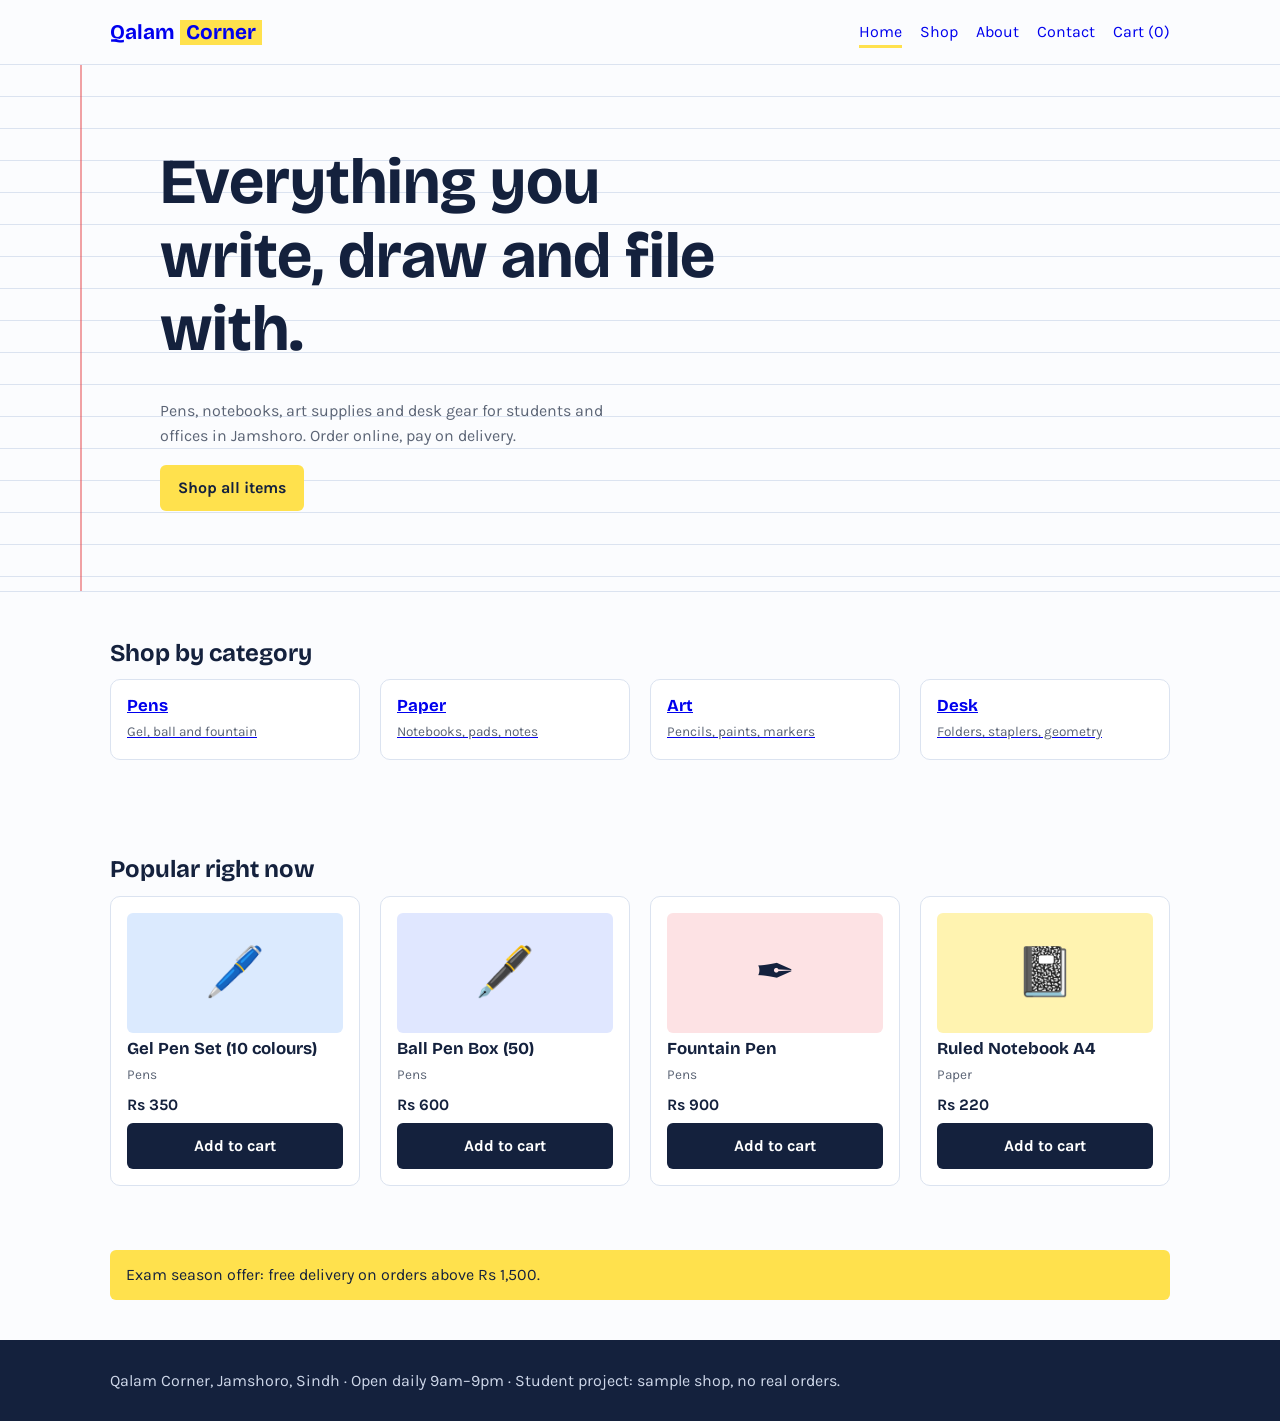
<file: index.html>
<!DOCTYPE html>
<html lang="en">
<head>
  <meta charset="UTF-8">
  <meta name="viewport" content="width=device-width, initial-scale=1">
  <link rel="stylesheet" href="style.css">
  <title>Qalam Corner | Stationery shop</title>
</head>
<body data-page="index">
  <div id="hdr"></div>
  <div class="hero">
    <div class="wrap">
      <h1>Everything you write, draw and file with.</h1>
      <p>Pens, notebooks, art supplies and desk gear for students and offices in Jamshoro. Order online, pay on delivery.</p>
      <a class="btn alt" href="products.html">Shop all items</a>
    </div>
  </div>
  <main class="wrap">
    <section>
      <h2>Shop by category</h2>
      <div class="grid">
        <a class="card" href="products.html?cat=Pens">
          <h3>Pens</h3>
          <span class="tag">Gel, ball and fountain</span>
        </a>
        <a class="card" href="products.html?cat=Paper">
          <h3>Paper</h3>
          <span class="tag">Notebooks, pads, notes</span>
        </a>
        <a class="card" href="products.html?cat=Art">
          <h3>Art</h3>
          <span class="tag">Pencils, paints, markers</span>
        </a>
<a class="card" href="products.html?cat=Desk"><h3>Desk</h3><span class="tag">Folders, staplers, geometry</span></a></div></section>
<section><h2>Popular right now</h2><div class="grid" id="featured"></div></section>
<div class="note">Exam season offer: free delivery on orders above Rs 1,500.</div></main>
<div id="ftr"></div><script src="script.js"></script></body></html>
</file>
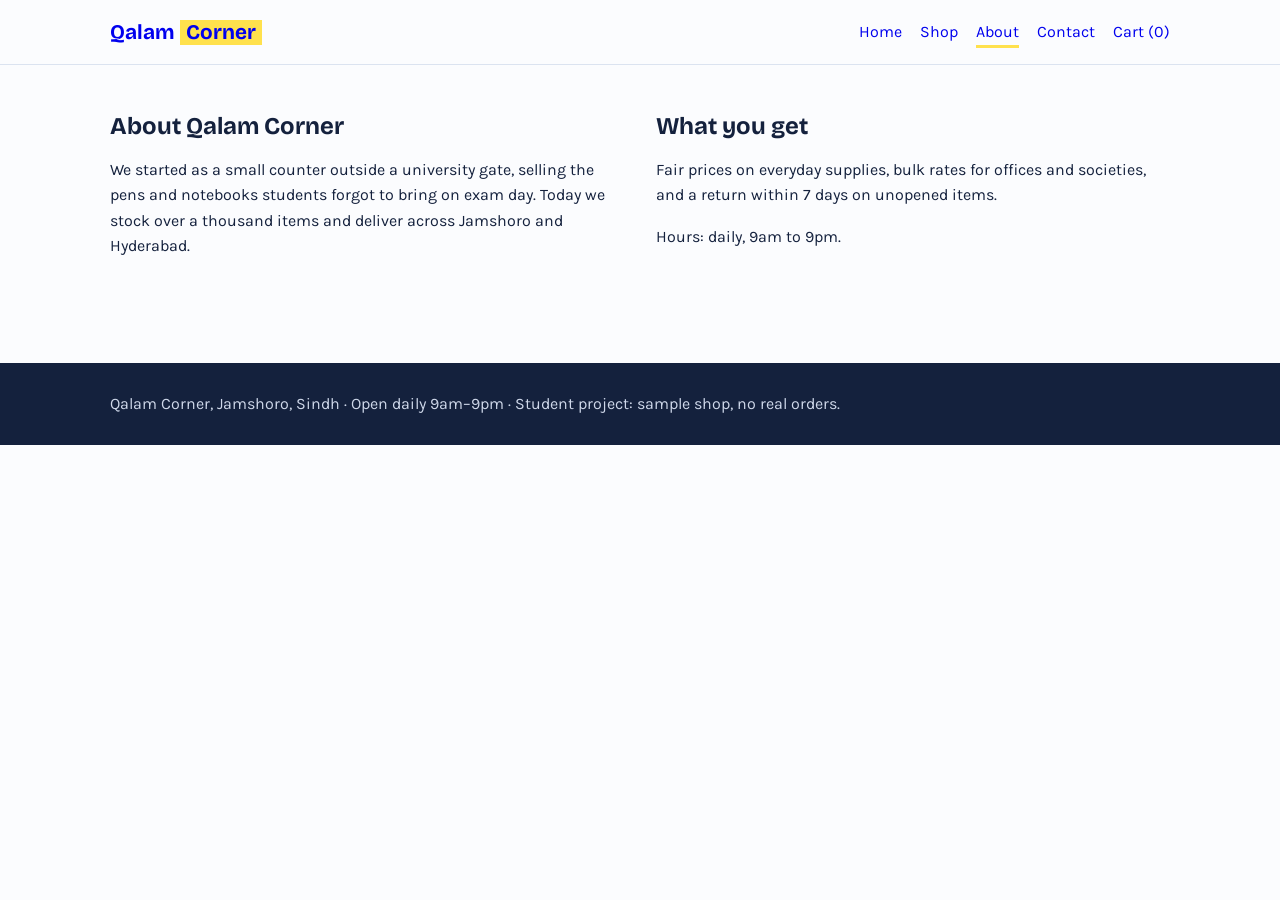
<file: about.html>
<!DOCTYPE html>
<html lang="en">
<head>
  <meta charset="UTF-8">
  <meta name="viewport" content="width=device-width, initial-scale=1">
  <link rel="stylesheet" href="style.css">
  <title>About | Qalam Corner</title>
</head>
<body data-page="about">
  <div id="hdr"></div>
  <main class="wrap">
    <section class="two">
      <div>
        <h1>About Qalam Corner</h1>
        <p>We started as a small counter outside a university gate, selling the pens and notebooks students forgot to bring on exam day. Today we stock over a thousand items and deliver across Jamshoro and Hyderabad.</p>
      </div>
      <div>
        <h2>What you get</h2>
        <p>Fair prices on everyday supplies, bulk rates for offices and societies, and a return within 7 days on unopened items.</p>
        <p>Hours: daily, 9am to 9pm.</p>
      </div>
    </section>
  </main>
  <div id="ftr"></div>
  <script src="script.js"></script>
</body>
</html>
</file>
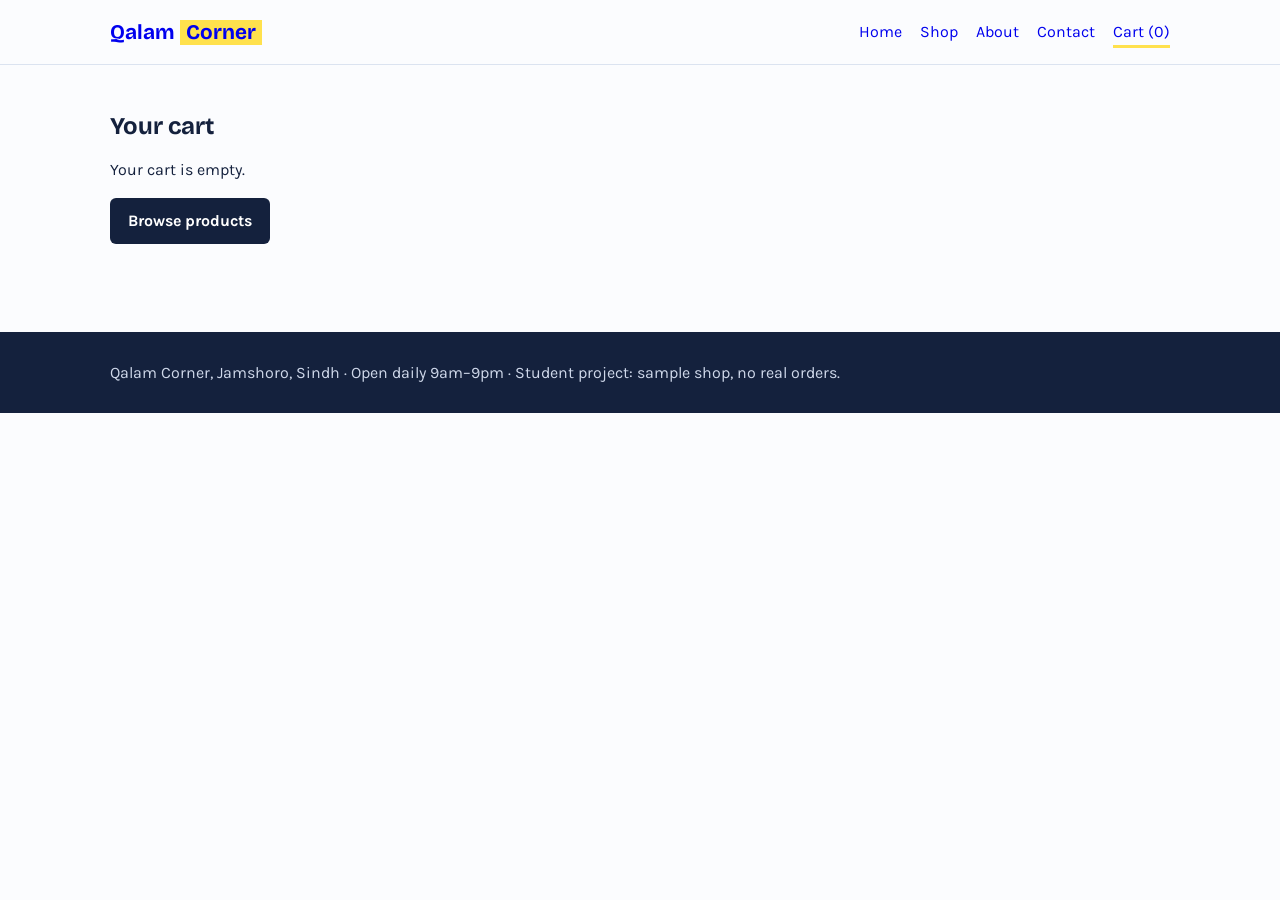
<file: cart.html>
<!DOCTYPE html><html lang="en"><head><meta charset="UTF-8"><meta name="viewport" content="width=device-width,initial-scale=1"><link rel="stylesheet" href="style.css"><title>Cart | Qalam Corner</title></head><body data-page="cart"><div id="hdr"></div>
<main class="wrap"><section><h1>Your cart</h1><div id="cartwrap">
<table><thead><tr><th>Item</th><th>Qty</th><th>Price</th></tr></thead><tbody id="cartbody"></tbody></table>
<p><b>Total: <span id="total"></span></b></p>
<h2>Delivery details</h2><form onsubmit="order(event)" novalidate style="max-width:460px">
<label for="n">Full name</label><input id="n" name="name" required data-msg="Enter your full name"><div class="err"></div>
<label for="p">Phone</label><input id="p" name="phone" required data-msg="Enter a valid phone number (10 to 15 digits)"><div class="err"></div>
<label for="a">Address</label><textarea id="a" name="address" rows="3" required data-msg="Enter your delivery address"></textarea><div class="err"></div>
<button class="btn" type="submit">Place order</button></form></div></section></main>
<div id="ftr"></div><script src="script.js"></script></body></html>
</file>
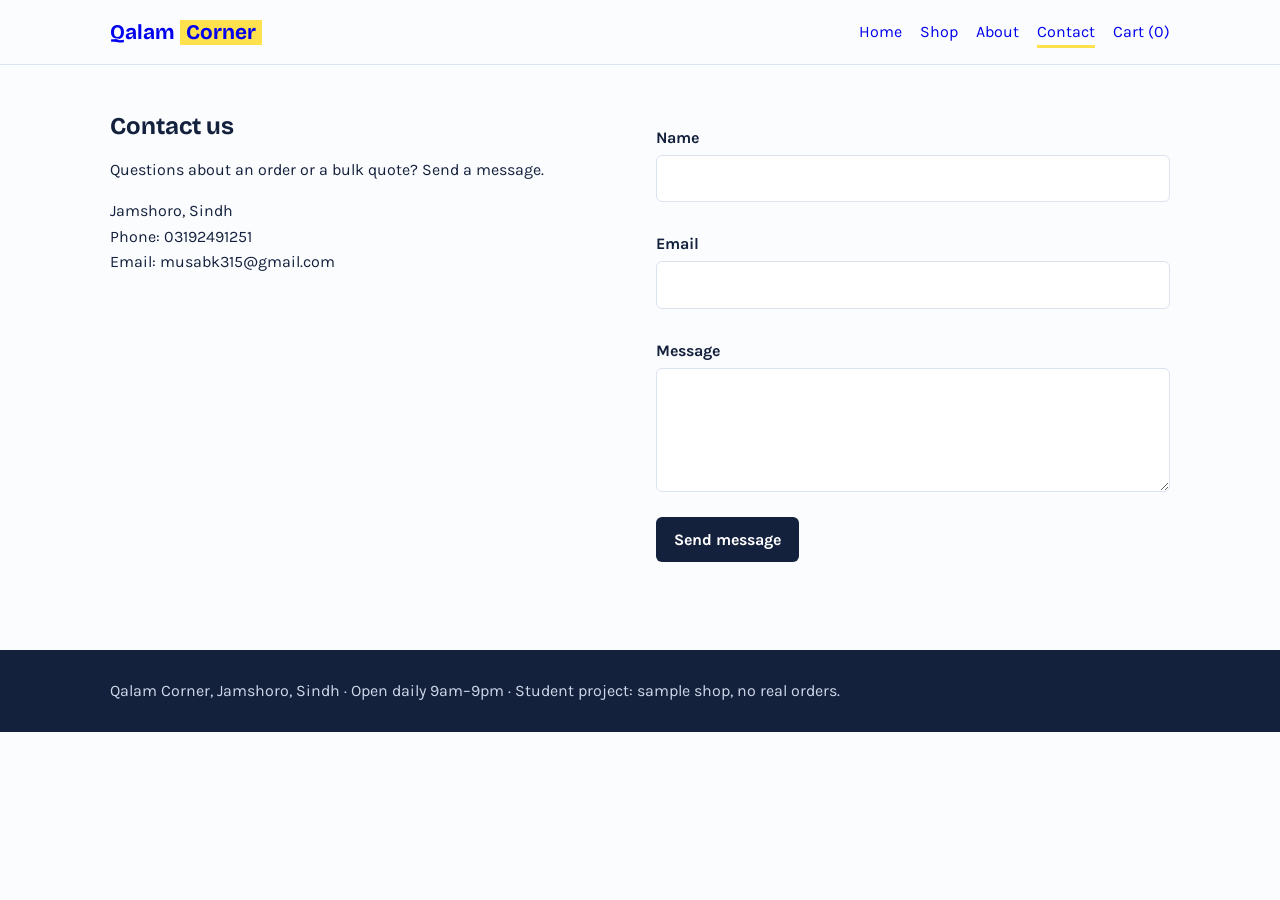
<file: contact.html>
<!DOCTYPE html>
<html lang="en">
<head>
  <meta charset="UTF-8">
  <meta name="viewport" content="width=device-width, initial-scale=1">
  <link rel="stylesheet" href="style.css">
  <title>Contact | Qalam Corner</title>
</head>
<body data-page="contact">
  <div id="hdr"></div>
  <main class="wrap">
    <section class="two">
      <div>
        <h1>Contact us</h1>
        <p>Questions about an order or a bulk quote? Send a message.</p>
        <p>Jamshoro, Sindh<br>Phone: 03192491251<br>Email: musabk315@gmail.com</p>
      </div>
      <div>
        <div id="msg"></div>
        <form onsubmit="send(event)" novalidate>
          <label for="n">Name</label>
          <input id="n" name="name" required data-msg="Enter your name">
          <div class="err"></div>
          <label for="e">Email</label>
          <input id="e" name="email" type="email" required data-msg="Enter a valid email address">
          <div class="err"></div>
          <label for="m">Message</label>
          <textarea id="m" name="message" rows="4" required data-msg="Write a short message"></textarea>
          <div class="err"></div>
<button class="btn" type="submit">Send message</button></form></div></section></main>
<div id="ftr"></div><script src="script.js"></script></body></html>
</file>
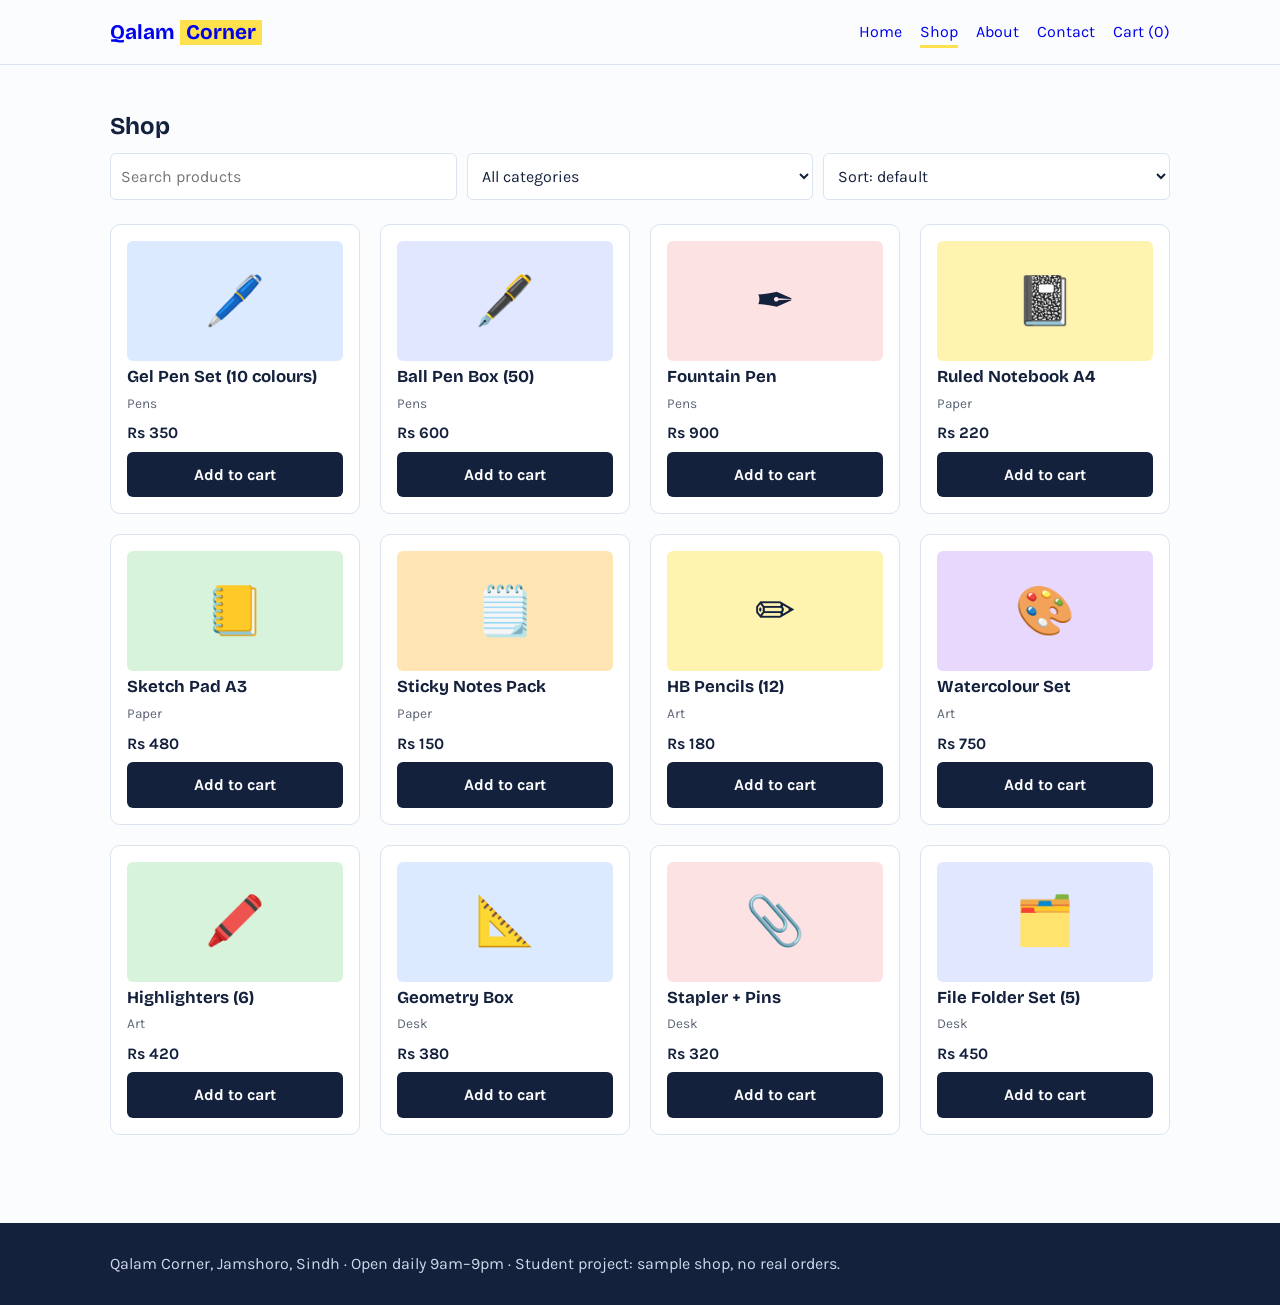
<file: products.html>
<!DOCTYPE html>
<html lang="en">
<head>
  <meta charset="UTF-8">
  <meta name="viewport" content="width=device-width, initial-scale=1">
  <link rel="stylesheet" href="style.css">
  <title>Shop | Qalam Corner</title>
</head>
<body data-page="products">
  <div id="hdr"></div>
  <main class="wrap">
    <section>
      <h1>Shop</h1>
      <div class="tools">
        <input id="q" type="search" placeholder="Search products" aria-label="Search products">
        <select id="cat" aria-label="Category">
          <option value="">All categories</option>
        </select>
        <select id="sort" aria-label="Sort">
          <option value="">Sort: default</option>
          <option value="lo">Price: low to high</option>
          <option value="hi">Price: high to low</option>
        </select>
      </div>
      <div class="grid" id="list"></div>
    </section>
  </main>
<div id="ftr"></div><script src="script.js"></script></body></html>
</file>
<file: style.css>
:root{--paper:#fbfcfe;--ink:#14213d;--hi:#ffe14d;--mute:#5b6475;--red:#e5484d;--line:#dbe3f0}
*{box-sizing:border-box}
body{margin:0;font:16px/1.6 Karla,system-ui,sans-serif;background:var(--paper);color:var(--ink)}
h1,h2,h3{font-family:'Bricolage Grotesque',Karla,sans-serif;line-height:1.15;margin:0 0 .5em}
.wrap{max-width:1100px;margin:auto;padding:0 20px}
header{position:sticky;top:0;background:var(--paper);border-bottom:1px solid var(--line);z-index:5}
.bar{display:flex;align-items:center;justify-content:space-between;height:64px;gap:12px}
.logo{font:700 1.3rem 'Bricolage Grotesque',sans-serif;text-decoration:none}
.logo span{background:var(--hi);padding:0 6px}
nav a{margin-left:18px;text-decoration:none;padding:4px 0}
nav a.on{border-bottom:3px solid var(--hi)}
.btn{display:inline-block;background:var(--ink);color:#fff;border:0;padding:10px 18px;border-radius:6px;font:inherit;font-weight:700;cursor:pointer;text-decoration:none}
.btn:hover{background:#243b6b}.btn.alt{background:var(--hi);color:var(--ink)}
:focus-visible{outline:3px solid var(--red);outline-offset:2px}
.hero{background:repeating-linear-gradient(transparent 0 31px,var(--line) 31px 32px);border-bottom:1px solid var(--line);position:relative}
.hero:before{content:"";position:absolute;left:max(40px,calc(50% - 560px));top:0;bottom:0;width:2px;background:var(--red);opacity:.5}
.hero .wrap{padding:80px 20px 80px 70px}
.hero h1{font-size:clamp(2.2rem,6vw,4rem);max-width:15ch}
.hero p{max-width:46ch;color:var(--mute)}
section{padding:48px 0}
.grid{display:grid;grid-template-columns:repeat(auto-fill,minmax(230px,1fr));gap:20px}
.card{background:#fff;border:1px solid var(--line);border-radius:10px;padding:16px;display:flex;flex-direction:column;gap:6px}
.card h3{font-size:1.05rem;margin:0}
.thumb{height:120px;border-radius:6px;display:grid;place-items:center;font-size:3rem}
.price{font-weight:700}.tag{font-size:.85rem;color:var(--mute)}
.tools{display:flex;flex-wrap:wrap;gap:10px;margin-bottom:24px}
input,select,textarea{font:inherit;padding:10px;border:1px solid var(--line);border-radius:6px;background:#fff;color:inherit;width:100%}
.tools input,.tools select{width:auto;flex:1 1 180px}
label{display:block;margin:12px 0 4px;font-weight:700}
.err{color:var(--red);font-size:.9rem;min-height:1.2em}
table{width:100%;border-collapse:collapse;margin-bottom:12px}
td,th{padding:10px 6px;border-bottom:1px solid var(--line);text-align:left}
.qty button{width:28px;height:28px;cursor:pointer}
.two{display:grid;grid-template-columns:1fr 1fr;gap:32px}
.note{background:var(--hi);padding:12px 16px;border-radius:6px;margin:16px 0}
footer{background:var(--ink);color:#cfd8ea;padding:28px 0;margin-top:40px}
#toast{position:fixed;bottom:20px;left:50%;transform:translateX(-50%);background:var(--ink);color:#fff;padding:10px 18px;border-radius:6px;opacity:0;pointer-events:none;transition:opacity .2s}
#toast.show{opacity:1}
@media(max-width:700px){.two{grid-template-columns:1fr}.hero .wrap{padding-left:56px}nav a{margin-left:10px}}
@media(prefers-reduced-motion:reduce){*{transition:none!important}}
</file>
